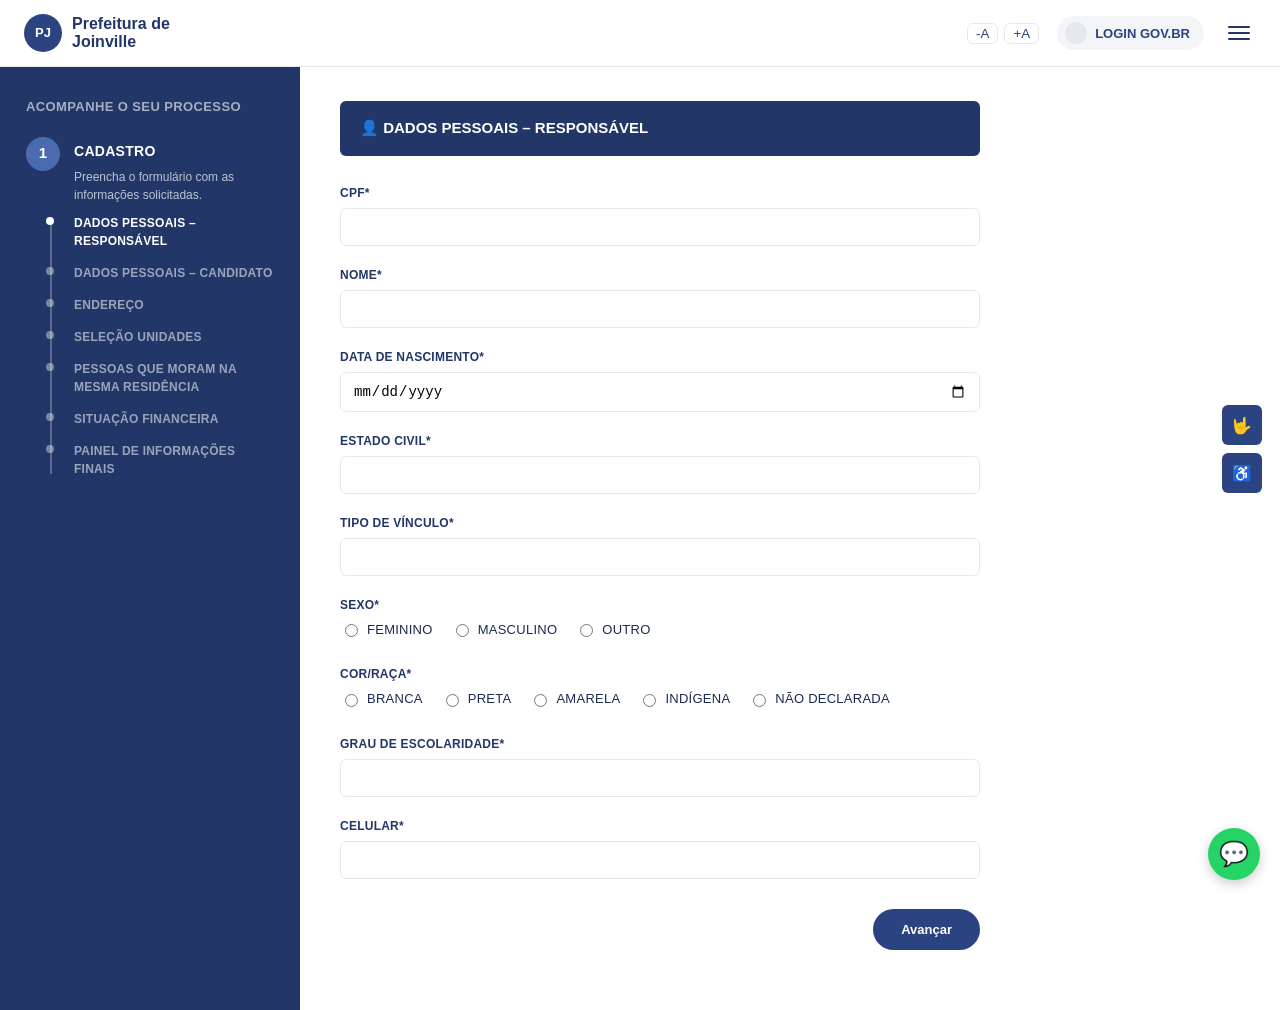
<file: cadastro.html>
<!doctype html>
<html lang="pt-BR">
<head>
<meta charset="UTF-8" />
<meta name="viewport" content="width=device-width, initial-scale=1.0" />
<title>Cadastro — Matrícula Educação Infantil</title>
<link rel="stylesheet" href="style.css" />
</head>
<body class="has-login">

<header class="site-header">
  <div class="brand">
    <div class="brand-mark">PJ</div>
    <div class="brand-text">
      <span class="city">Prefeitura de</span>
      <span class="city">Joinville</span>
    </div>
  </div>
  <div class="header-actions">
    <div class="text-resize">
      <button type="button" aria-label="Diminuir tamanho do texto">-A</button>
      <button type="button" aria-label="Aumentar tamanho do texto">+A</button>
    </div>
    <button class="gov-login" type="button">
      <span class="avatar"></span> LOGIN GOV.BR
    </button>
    <button class="menu-btn" aria-label="Abrir menu">
      <span></span><span></span><span></span>
    </button>
  </div>
</header>

<div class="floating-icons">
  <button type="button" aria-label="Tradução em Libras">🤟</button>
  <button type="button" aria-label="Recursos de acessibilidade">♿</button>
</div>

<button class="whatsapp-fab" aria-label="Fale conosco no WhatsApp">💬</button>

<div class="cadastro-layout">
  <aside class="stepper-sidebar">
    <h2>ACOMPANHE O SEU PROCESSO</h2>

    <div class="stage-block">
      <div class="stage-number">1</div>
      <div class="stage-info">
        <h3>CADASTRO</h3>
        <p>Preencha o formulário com as informações solicitadas.</p>
      </div>
    </div>
    <ul class="sub-steps" id="sub-steps">
      <li class="active" data-panel="responsavel">DADOS PESSOAIS – RESPONSÁVEL</li>
      <li data-panel="candidato">DADOS PESSOAIS – CANDIDATO</li>
      <li data-panel="endereco">ENDEREÇO</li>
      <li data-panel="unidades">SELEÇÃO UNIDADES</li>
      <li data-panel="residencia">PESSOAS QUE MORAM NA MESMA RESIDÊNCIA</li>
      <li data-panel="financeira">SITUAÇÃO FINANCEIRA</li>
      <li data-panel="resumo">PAINEL DE INFORMAÇÕES FINAIS</li>
    </ul>
  </aside>

  <main class="form-panel">

    <!-- Painel: Dados pessoais responsável -->
    <section class="form-step" id="panel-responsavel">
      <div class="panel-heading">👤 DADOS PESSOAIS – RESPONSÁVEL</div>
      <form>
        <div class="field-group">
          <label for="cpf">CPF*</label>
          <input type="text" id="cpf" required />
        </div>
        <div class="field-group">
          <label for="nome">NOME*</label>
          <input type="text" id="nome" required />
        </div>
        <div class="field-group">
          <label for="nascimento">DATA DE NASCIMENTO*</label>
          <input type="date" id="nascimento" required />
        </div>
        <div class="field-group">
          <label for="estado-civil">ESTADO CIVIL*</label>
          <input type="text" id="estado-civil" required />
        </div>
        <div class="field-group">
          <label for="vinculo">TIPO DE VÍNCULO*</label>
          <input type="text" id="vinculo" required />
        </div>
        <div class="field-group">
          <label>SEXO*</label>
          <div class="checkbox-row">
            <label><input type="radio" name="sexo" /> FEMININO</label>
            <label><input type="radio" name="sexo" /> MASCULINO</label>
            <label><input type="radio" name="sexo" /> OUTRO</label>
          </div>
        </div>
        <div class="field-group">
          <label>COR/RAÇA*</label>
          <div class="checkbox-row">
            <label><input type="radio" name="cor" /> BRANCA</label>
            <label><input type="radio" name="cor" /> PRETA</label>
            <label><input type="radio" name="cor" /> AMARELA</label>
            <label><input type="radio" name="cor" /> INDÍGENA</label>
            <label><input type="radio" name="cor" /> NÃO DECLARADA</label>
          </div>
        </div>
        <div class="field-group">
          <label for="escolaridade">GRAU DE ESCOLARIDADE*</label>
          <input type="text" id="escolaridade" required />
        </div>
        <div class="field-group">
          <label for="celular">CELULAR*</label>
          <input type="tel" id="celular" required />
        </div>
        <div class="form-nav">
          <span></span>
          <button type="button" class="btn-primary next-step">Avançar</button>
        </div>
      </form>
    </section>

    <!-- Painel: Dados pessoais candidato -->
    <section class="form-step" id="panel-candidato" hidden>
      <div class="panel-heading">👤 DADOS PESSOAIS – CANDIDATO</div>
      <form>
        <div class="field-group">
          <label for="nome-crianca">NOME DA CRIANÇA*</label>
          <input type="text" id="nome-crianca" required />
        </div>
        <div class="field-group">
          <label for="nascimento-crianca">DATA DE NASCIMENTO*</label>
          <input type="date" id="nascimento-crianca" required />
        </div>
        <div class="field-group">
          <label for="certidao">CERTIDÃO DE NASCIMENTO*</label>
          <input type="text" id="certidao" required />
        </div>
        <div class="field-group">
          <label>SEXO*</label>
          <div class="checkbox-row">
            <label><input type="radio" name="sexo-crianca" /> FEMININO</label>
            <label><input type="radio" name="sexo-crianca" /> MASCULINO</label>
          </div>
        </div>
        <div class="form-nav">
          <button type="button" class="btn-outline prev-step">Voltar</button>
          <button type="button" class="btn-primary next-step">Avançar</button>
        </div>
      </form>
    </section>

    <!-- Painel: Endereço -->
    <section class="form-step" id="panel-endereco" hidden>
      <div class="panel-heading">📍 ENDEREÇO</div>
      <form>
        <div class="field-group">
          <label for="cep">CEP*</label>
          <input type="text" id="cep" required />
        </div>
        <div class="field-group">
          <label for="rua">RUA*</label>
          <input type="text" id="rua" required />
        </div>
        <div class="field-group">
          <label for="bairro">BAIRRO*</label>
          <input type="text" id="bairro" required />
        </div>
        <div class="field-group">
          <label for="numero">NÚMERO*</label>
          <input type="text" id="numero" required />
        </div>
        <div class="form-nav">
          <button type="button" class="btn-outline prev-step">Voltar</button>
          <button type="button" class="btn-primary next-step">Avançar</button>
        </div>
      </form>
    </section>

    <!-- Painel: Seleção unidades -->
    <section class="form-step" id="panel-unidades" hidden>
      <div class="panel-heading">📖 SELEÇÃO UNIDADES</div>
      <form>
        <div class="field-group">
          <label for="unidade1">1ª OPÇÃO DE CEI*</label>
          <select id="unidade1">
            <option>CEI Abelha Feliz</option>
            <option>CEI Pônei Brilhante</option>
            <option>CEI Arco-Íris Cintilante</option>
          </select>
        </div>
        <div class="field-group">
          <label for="unidade2">2ª OPÇÃO DE CEI</label>
          <select id="unidade2">
            <option>CEI Abelha Feliz</option>
            <option>CEI Pônei Brilhante</option>
            <option>CEI Arco-Íris Cintilante</option>
          </select>
        </div>
        <div class="field-group">
          <label for="turno">TURNO DESEJADO*</label>
          <select id="turno">
            <option>Matutino</option>
            <option>Vespertino</option>
            <option>Integral</option>
          </select>
        </div>
        <div class="form-nav">
          <button type="button" class="btn-outline prev-step">Voltar</button>
          <button type="button" class="btn-primary next-step">Avançar</button>
        </div>
      </form>
    </section>

    <!-- Painel: Pessoas na residência -->
    <section class="form-step" id="panel-residencia" hidden>
      <div class="panel-heading">👪 PESSOAS QUE MORAM NA MESMA RESIDÊNCIA</div>
      <form>
        <div class="field-group">
          <label for="qtd-pessoas">QUANTAS PESSOAS MORAM NA RESIDÊNCIA?*</label>
          <input type="text" id="qtd-pessoas" required />
        </div>
        <div class="field-group">
          <label for="renda-familiar">RENDA FAMILIAR TOTAL*</label>
          <input type="text" id="renda-familiar" required />
        </div>
        <div class="form-nav">
          <button type="button" class="btn-outline prev-step">Voltar</button>
          <button type="button" class="btn-primary next-step">Avançar</button>
        </div>
      </form>
    </section>

    <!-- Painel: Situação financeira -->
    <section class="form-step" id="panel-financeira" hidden>
      <div class="panel-heading">💲 SITUAÇÃO FINANCEIRA</div>
      <form>
        <div class="field-group">
          <label>A FAMÍLIA RECEBE ALGUM BENEFÍCIO SOCIAL?*</label>
          <div class="checkbox-row">
            <label><input type="radio" name="beneficio" /> SIM</label>
            <label><input type="radio" name="beneficio" /> NÃO</label>
          </div>
        </div>
        <div class="field-group">
          <label for="qual-beneficio">QUAL BENEFÍCIO?</label>
          <input type="text" id="qual-beneficio" />
        </div>
        <div class="form-nav">
          <button type="button" class="btn-outline prev-step">Voltar</button>
          <button type="button" class="btn-primary next-step">Avançar</button>
        </div>
      </form>
    </section>

    <!-- Painel: Resumo / overview (imagem 4) -->
    <section class="form-step" id="panel-resumo" hidden>
      <div class="overview-list">
        <div class="overview-item done" data-panel="responsavel">👤 DADOS PESSOAIS – RESPONSÁVEL</div>
        <div class="overview-item done" data-panel="candidato">👤 DADOS PESSOAIS – CANDIDATO</div>
        <div class="overview-item done" data-panel="endereco">📍 ENDEREÇO</div>
        <div class="overview-item done" data-panel="unidades">📖 SELEÇÃO UNIDADES</div>
        <div class="overview-item done" data-panel="residencia">👪+ PESSOAS QUE MORAM NA MESMA RESIDÊNCIA</div>
        <div class="overview-item done" data-panel="financeira">💲 SITUAÇÃO FINANCEIRA</div>
        <div class="overview-item" data-panel="resumo">☰ PAINEL DE INFORMAÇÕES FINAIS</div>
      </div>
      <div class="overview-cta">
        <button type="button" class="btn-primary" id="finish-btn">Concluir processo e baixar protocolo</button>
      </div>
    </section>

  </main>
</div>

<script src="script.js"></script>
</body>
</html>
</file>
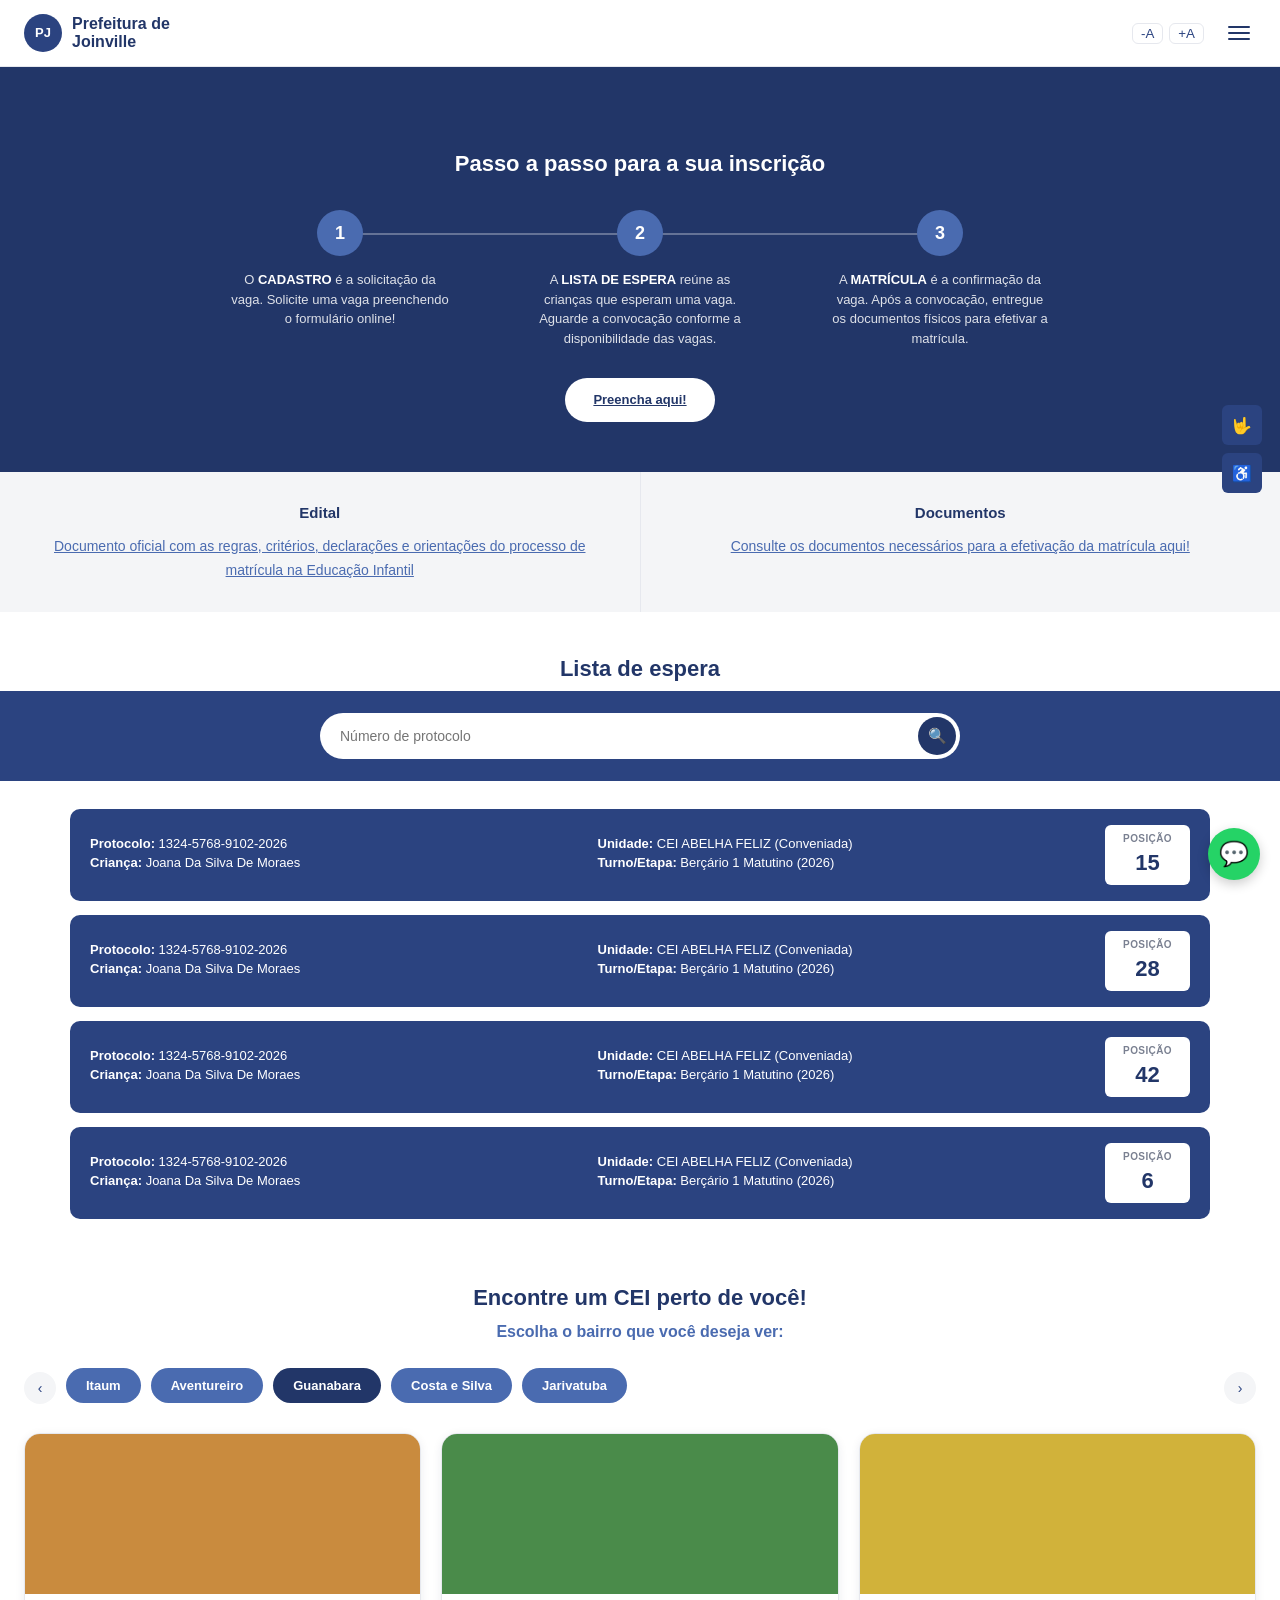
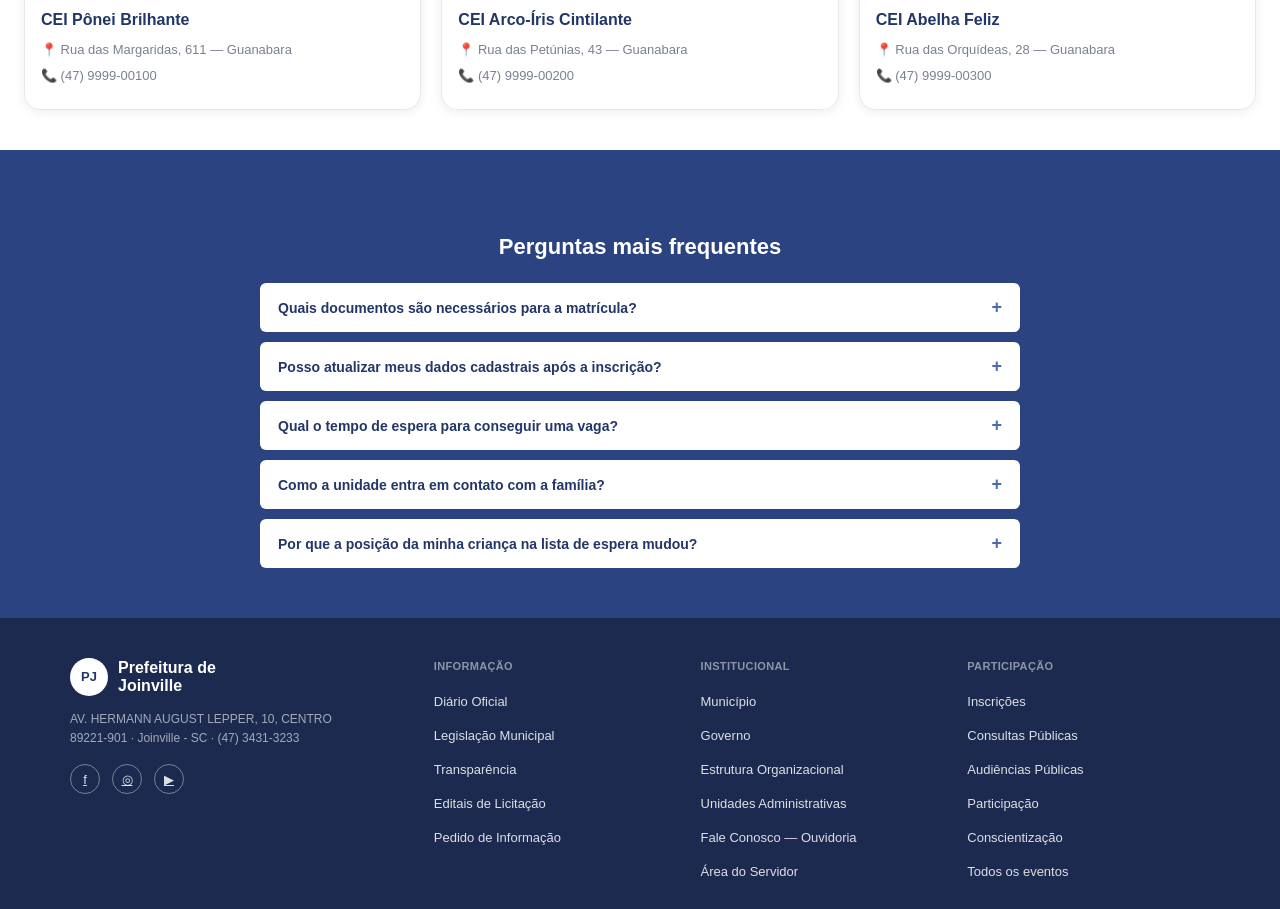
<file: index (1).html>
<!doctype html>
<html lang="pt-BR">
<head>
<meta charset="UTF-8" />
<meta name="viewport" content="width=device-width, initial-scale=1.0" />
<title>Matrícula Educação Infantil — Prefeitura de Joinville</title>
<link rel="stylesheet" href="style.css" />
</head>
<body>

<header class="site-header">
  <div class="brand">
    <div class="brand-mark">PJ</div>
    <div class="brand-text">
      <span class="city">Prefeitura de</span>
      <span class="city">Joinville</span>
    </div>
  </div>
  <div class="header-actions">
    <div class="text-resize">
      <button type="button" aria-label="Diminuir tamanho do texto">-A</button>
      <button type="button" aria-label="Aumentar tamanho do texto">+A</button>
    </div>
    <button class="menu-btn" aria-label="Abrir menu">
      <span></span><span></span><span></span>
    </button>
  </div>
</header>

<div class="floating-icons">
  <button type="button" aria-label="Tradução em Libras">🤟</button>
  <button type="button" aria-label="Recursos de acessibilidade">♿</button>
</div>

<button class="whatsapp-fab" aria-label="Fale conosco no WhatsApp">💬</button>

<section class="steps-section">
  <h2 class="section-title">Passo a passo para a sua inscrição</h2>
  <div class="steps-row">
    <div class="step">
      <div class="step-number">1</div>
      <p>O <strong>CADASTRO</strong> é a solicitação da vaga. Solicite uma vaga preenchendo o formulário online!</p>
    </div>
    <div class="step">
      <div class="step-number">2</div>
      <p>A <strong>LISTA DE ESPERA</strong> reúne as crianças que esperam uma vaga. Aguarde a convocação conforme a disponibilidade das vagas.</p>
    </div>
    <div class="step">
      <div class="step-number">3</div>
      <p>A <strong>MATRÍCULA</strong> é a confirmação da vaga. Após a convocação, entregue os documentos físicos para efetivar a matrícula.</p>
    </div>
  </div>
  <div class="steps-cta">
    <a class="btn-fill" href="cadastro.html">Preencha aqui!</a>
  </div>
</section>

<div class="info-cards">
  <div class="info-card">
    <h3>Edital</h3>
    <a href="#">Documento oficial com as regras, critérios, declarações e orientações do processo de matrícula na Educação Infantil</a>
  </div>
  <div class="info-card">
    <h3>Documentos</h3>
    <a href="#">Consulte os documentos necessários para a efetivação da matrícula aqui!</a>
  </div>
</div>

<h2 class="section-title" style="margin-top:40px;">Lista de espera</h2>
<section class="protocol-bar" style="margin-bottom:0;">
  <form class="protocol-search" id="protocol-form">
    <input type="text" placeholder="Número de protocolo" aria-label="Número de protocolo" />
    <button type="submit" aria-label="Consultar protocolo">🔍</button>
  </form>
</section>

<section class="protocol-results" id="protocol-results">
  <div class="container" style="padding:0;">
    <article class="protocol-card">
      <p><strong>Protocolo:</strong> 1324-5768-9102-2026<br><strong>Criança:</strong> Joana Da Silva De Moraes</p>
      <p><strong>Unidade:</strong> CEI ABELHA FELIZ (Conveniada)<br><strong>Turno/Etapa:</strong> Berçário 1 Matutino (2026)</p>
      <div class="position"><span class="label">POSIÇÃO</span><span class="value">15</span></div>
    </article>
    <article class="protocol-card">
      <p><strong>Protocolo:</strong> 1324-5768-9102-2026<br><strong>Criança:</strong> Joana Da Silva De Moraes</p>
      <p><strong>Unidade:</strong> CEI ABELHA FELIZ (Conveniada)<br><strong>Turno/Etapa:</strong> Berçário 1 Matutino (2026)</p>
      <div class="position"><span class="label">POSIÇÃO</span><span class="value">28</span></div>
    </article>
    <article class="protocol-card">
      <p><strong>Protocolo:</strong> 1324-5768-9102-2026<br><strong>Criança:</strong> Joana Da Silva De Moraes</p>
      <p><strong>Unidade:</strong> CEI ABELHA FELIZ (Conveniada)<br><strong>Turno/Etapa:</strong> Berçário 1 Matutino (2026)</p>
      <div class="position"><span class="label">POSIÇÃO</span><span class="value">42</span></div>
    </article>
    <article class="protocol-card">
      <p><strong>Protocolo:</strong> 1324-5768-9102-2026<br><strong>Criança:</strong> Joana Da Silva De Moraes</p>
      <p><strong>Unidade:</strong> CEI ABELHA FELIZ (Conveniada)<br><strong>Turno/Etapa:</strong> Berçário 1 Matutino (2026)</p>
      <div class="position"><span class="label">POSIÇÃO</span><span class="value">6</span></div>
    </article>
  </div>
</section>

<h2 class="section-title">Encontre um CEI perto de você!</h2>
<p class="section-subtitle">Escolha o bairro que você deseja ver:</p>

<div class="bairro-scroller">
  <button class="scroll-btn" id="bairro-prev" aria-label="Bairro anterior">‹</button>
  <div class="bairro-track" id="bairro-track">
    <button class="bairro-pill" data-bairro="itaum">Itaum</button>
    <button class="bairro-pill" data-bairro="aventureiro">Aventureiro</button>
    <button class="bairro-pill active" data-bairro="guanabara">Guanabara</button>
    <button class="bairro-pill" data-bairro="costa-e-silva">Costa e Silva</button>
    <button class="bairro-pill" data-bairro="jarivatuba">Jarivatuba</button>
  </div>
  <button class="scroll-btn" id="bairro-next" aria-label="Próximo bairro">›</button>
</div>

<div class="cei-cards">
  <article class="cei-card">
    <div class="photo" style="background-color:#c98b3e;"></div>
    <div class="info">
      <h3>CEI Pônei Brilhante</h3>
      <p class="addr">📍 Rua das Margaridas, 611 — Guanabara</p>
      <p class="phone">📞 (47) 9999-00100</p>
    </div>
  </article>
  <article class="cei-card">
    <div class="photo" style="background-color:#4a8b4a;"></div>
    <div class="info">
      <h3>CEI Arco-Íris Cintilante</h3>
      <p class="addr">📍 Rua das Petúnias, 43 — Guanabara</p>
      <p class="phone">📞 (47) 9999-00200</p>
    </div>
  </article>
  <article class="cei-card">
    <div class="photo" style="background-color:#d1b23a;"></div>
    <div class="info">
      <h3>CEI Abelha Feliz</h3>
      <p class="addr">📍 Rua das Orquídeas, 28 — Guanabara</p>
      <p class="phone">📞 (47) 9999-00300</p>
    </div>
  </article>
</div>

<section class="faq-section">
  <h2 class="section-title">Perguntas mais frequentes</h2>
  <div class="faq-list">
    <div class="faq-item">
      <button class="faq-question">Quais documentos são necessários para a matrícula?<span class="icon">+</span></button>
      <div class="faq-answer"><p>Certidão de nascimento da criança, comprovante de residência, CPF e RG do responsável, e carteira de vacinação atualizada.</p></div>
    </div>
    <div class="faq-item">
      <button class="faq-question">Posso atualizar meus dados cadastrais após a inscrição?<span class="icon">+</span></button>
      <div class="faq-answer"><p>Sim. Acesse o protocolo pela consulta acima e utilize a opção de atualização de dados enquanto o processo estiver em andamento.</p></div>
    </div>
    <div class="faq-item">
      <button class="faq-question">Qual o tempo de espera para conseguir uma vaga?<span class="icon">+</span></button>
      <div class="faq-answer"><p>O tempo varia conforme a unidade, o turno escolhido e a disponibilidade de vagas em cada CEI da região.</p></div>
    </div>
    <div class="faq-item">
      <button class="faq-question">Como a unidade entra em contato com a família?<span class="icon">+</span></button>
      <div class="faq-answer"><p>O contato é feito por telefone ou WhatsApp, com base nas informações cadastradas no formulário de inscrição.</p></div>
    </div>
    <div class="faq-item">
      <button class="faq-question">Por que a posição da minha criança na lista de espera mudou?<span class="icon">+</span></button>
      <div class="faq-answer"><p>A posição pode mudar conforme novas matrículas, desistências ou atualizações de prioridade dentro dos critérios do edital.</p></div>
    </div>
  </div>
</section>

<footer class="site-footer">
  <div class="footer-top">
    <div class="footer-brand">
      <div class="brand">
        <div class="brand-mark">PJ</div>
        <div class="brand-text">
          <span class="city">Prefeitura de</span>
          <span class="city">Joinville</span>
        </div>
      </div>
      <address>
        AV. HERMANN AUGUST LEPPER, 10, CENTRO<br>
        89221-901 · Joinville - SC · (47) 3431-3233
      </address>
      <div class="footer-socials">
        <a href="#" aria-label="Facebook">f</a>
        <a href="#" aria-label="Instagram">◎</a>
        <a href="#" aria-label="YouTube">▶</a>
      </div>
    </div>
    <div class="footer-col">
      <h4>INFORMAÇÃO</h4>
      <ul>
        <li><a href="#">Diário Oficial</a></li>
        <li><a href="#">Legislação Municipal</a></li>
        <li><a href="#">Transparência</a></li>
        <li><a href="#">Editais de Licitação</a></li>
        <li><a href="#">Pedido de Informação</a></li>
      </ul>
    </div>
    <div class="footer-col">
      <h4>INSTITUCIONAL</h4>
      <ul>
        <li><a href="#">Município</a></li>
        <li><a href="#">Governo</a></li>
        <li><a href="#">Estrutura Organizacional</a></li>
        <li><a href="#">Unidades Administrativas</a></li>
        <li><a href="#">Fale Conosco — Ouvidoria</a></li>
        <li><a href="#">Área do Servidor</a></li>
      </ul>
    </div>
    <div class="footer-col">
      <h4>PARTICIPAÇÃO</h4>
      <ul>
        <li><a href="#">Inscrições</a></li>
        <li><a href="#">Consultas Públicas</a></li>
        <li><a href="#">Audiências Públicas</a></li>
        <li><a href="#">Participação</a></li>
        <li><a href="#">Conscientização</a></li>
        <li><a href="#">Todos os eventos</a></li>
      </ul>
    </div>
  </div>
</footer>

<script src="script.js"></script>
</body>
</html>
</file>
<file: style.css>
:root {
  --navy-900: #1b2a4e;
  --navy-800: #223668;
  --navy-700: #2b4380;
  --navy-600: #3a5596;
  --blue-500: #4a6bb0;
  --blue-100: #eef1f8;
  --grey-100: #f4f5f7;
  --grey-200: #e6e8ee;
  --grey-500: #7a8091;
  --white: #ffffff;
  --focus: #ffb703;
  --radius-sm: 6px;
  --radius-md: 10px;
  --radius-lg: 16px;
  --shadow-card: 0 2px 10px rgba(27, 42, 78, 0.08);
  --font-base: "Inter", "Segoe UI", Arial, sans-serif;
}

* { box-sizing: border-box; }

html { scroll-behavior: smooth; }

body {
  margin: 0;
  font-family: var(--font-base);
  color: var(--navy-900);
  background: var(--white);
  line-height: 1.5;
}

a { color: inherit; }

img { max-width: 100%; display: block; }

button {
  font-family: inherit;
  cursor: pointer;
}

:focus-visible {
  outline: 3px solid var(--focus);
  outline-offset: 2px;
}

.container {
  max-width: 1140px;
  margin: 0 auto;
  padding: 0 24px;
}

/* ---------- Header ---------- */
.site-header {
  display: flex;
  align-items: center;
  justify-content: space-between;
  padding: 14px 24px;
  border-bottom: 1px solid var(--grey-200);
}

.brand {
  display: flex;
  align-items: center;
  gap: 10px;
}

.brand-mark {
  width: 38px;
  height: 38px;
  border-radius: 50%;
  background: var(--navy-700);
  color: var(--white);
  display: flex;
  align-items: center;
  justify-content: center;
  font-weight: 700;
  font-size: 13px;
  flex-shrink: 0;
}

.brand-text {
  line-height: 1.1;
}

.brand-text .city {
  display: block;
  font-weight: 700;
  font-size: 16px;
  color: var(--navy-800);
}

.brand-text .agency {
  display: block;
  font-size: 11px;
  color: var(--grey-500);
}

.header-actions {
  display: flex;
  align-items: center;
  gap: 18px;
}

.text-resize {
  display: flex;
  gap: 6px;
  font-size: 13px;
  font-weight: 700;
  color: var(--navy-700);
}

.text-resize button {
  background: none;
  border: 1px solid var(--grey-200);
  border-radius: var(--radius-sm);
  padding: 2px 8px;
  color: inherit;
}

.gov-login {
  display: none;
  align-items: center;
  gap: 8px;
  font-size: 13px;
  font-weight: 600;
  color: var(--navy-700);
  background: var(--grey-100);
  border: none;
  border-radius: 20px;
  padding: 6px 14px 6px 8px;
}

.gov-login .avatar {
  width: 22px;
  height: 22px;
  border-radius: 50%;
  background: var(--grey-200);
}

body.has-login .gov-login { display: inline-flex; }

.menu-btn {
  background: none;
  border: none;
  display: flex;
  flex-direction: column;
  gap: 4px;
  padding: 6px;
}

.menu-btn span {
  width: 22px;
  height: 2px;
  background: var(--navy-800);
  border-radius: 2px;
}

/* floating a11y icons */
.floating-icons {
  position: fixed;
  right: 18px;
  top: 45%;
  display: flex;
  flex-direction: column;
  gap: 8px;
  z-index: 30;
}

.floating-icons button {
  width: 40px;
  height: 40px;
  border-radius: var(--radius-sm);
  border: none;
  background: var(--navy-700);
  color: var(--white);
  font-size: 16px;
}

.whatsapp-fab {
  position: fixed;
  right: 20px;
  bottom: 20px;
  width: 52px;
  height: 52px;
  border-radius: 50%;
  background: #25d366;
  border: none;
  color: var(--white);
  font-size: 24px;
  display: flex;
  align-items: center;
  justify-content: center;
  box-shadow: 0 4px 12px rgba(0,0,0,0.2);
  z-index: 30;
}

/* ---------- Search / protocol bar ---------- */
.protocol-bar {
  background: var(--navy-700);
  padding: 22px 24px;
}

.protocol-search {
  max-width: 640px;
  margin: 0 auto;
  display: flex;
  align-items: center;
  background: var(--white);
  border-radius: 30px;
  padding: 4px 4px 4px 20px;
}

.protocol-search input {
  flex: 1;
  border: none;
  outline: none;
  font-size: 14px;
  padding: 10px 0;
}

.protocol-search button {
  background: var(--navy-800);
  border: none;
  color: var(--white);
  width: 38px;
  height: 38px;
  border-radius: 50%;
  display: flex;
  align-items: center;
  justify-content: center;
  font-size: 15px;
}

/* ---------- Protocol result cards ---------- */
.protocol-results {
  padding: 28px 24px 8px;
}

.protocol-card {
  display: grid;
  grid-template-columns: 1fr 1fr auto;
  gap: 16px;
  align-items: center;
  background: var(--navy-700);
  color: var(--white);
  border-radius: var(--radius-md);
  padding: 16px 20px;
  margin-bottom: 14px;
}

.protocol-card p {
  margin: 0 0 4px;
  font-size: 13px;
}

.protocol-card p:last-child { margin-bottom: 0; }

.protocol-card strong { font-weight: 700; }

.protocol-card .position {
  background: var(--white);
  color: var(--navy-800);
  border-radius: var(--radius-sm);
  text-align: center;
  padding: 6px 18px;
}

.protocol-card .position .label {
  display: block;
  font-size: 10px;
  font-weight: 700;
  letter-spacing: 0.04em;
  color: var(--grey-500);
}

.protocol-card .position .value {
  font-size: 22px;
  font-weight: 800;
  color: var(--navy-800);
}

/* ---------- Section heading ---------- */
.section-title {
  text-align: center;
  font-size: 22px;
  font-weight: 800;
  color: var(--navy-800);
  margin: 40px 0 6px;
}

.section-subtitle {
  text-align: center;
  color: var(--blue-500);
  font-weight: 600;
  margin: 0 0 24px;
}

/* ---------- Bairro tabs / carousel ---------- */
.bairro-scroller {
  display: flex;
  align-items: center;
  gap: 10px;
  padding: 0 24px 26px;
}

.bairro-track {
  display: flex;
  gap: 10px;
  overflow-x: auto;
  scroll-behavior: smooth;
  flex: 1;
  padding-bottom: 4px;
}

.bairro-track::-webkit-scrollbar { display: none; }

.bairro-pill {
  flex-shrink: 0;
  background: var(--blue-500);
  color: var(--white);
  border: none;
  border-radius: 20px;
  padding: 10px 20px;
  font-size: 13px;
  font-weight: 600;
  white-space: nowrap;
}

.bairro-pill.active {
  background: var(--navy-800);
}

.scroll-btn {
  flex-shrink: 0;
  background: var(--grey-100);
  border: none;
  border-radius: 50%;
  width: 32px;
  height: 32px;
  color: var(--navy-700);
  font-size: 14px;
}

.cei-cards {
  display: grid;
  grid-template-columns: repeat(3, 1fr);
  gap: 20px;
  padding: 0 24px 40px;
}

.cei-card {
  border: 1px solid var(--grey-200);
  border-radius: var(--radius-lg);
  overflow: hidden;
  box-shadow: var(--shadow-card);
}

.cei-card .photo {
  position: relative;
  height: 160px;
  background-size: cover;
  background-position: center;
}

.cei-card .photo-nav {
  position: absolute;
  top: 50%;
  transform: translateY(-50%);
  background: rgba(255,255,255,0.85);
  border: none;
  width: 26px;
  height: 26px;
  border-radius: 50%;
  font-size: 12px;
}

.cei-card .photo-nav.prev { left: 8px; }
.cei-card .photo-nav.next { right: 8px; }

.cei-card .info {
  padding: 14px 16px 18px;
}

.cei-card h3 {
  font-size: 16px;
  margin: 0 0 8px;
  color: var(--navy-800);
}

.cei-card .addr, .cei-card .phone {
  display: flex;
  gap: 8px;
  font-size: 13px;
  color: var(--grey-500);
  margin: 0 0 6px;
}

/* ---------- Steps ---------- */
.steps-section {
  background: var(--navy-800);
  color: var(--white);
  padding: 40px 24px 50px;
  position: relative;
  overflow: hidden;
}

.steps-section .section-title {
  color: var(--white);
}

.steps-row {
  display: flex;
  justify-content: center;
  gap: 0;
  max-width: 900px;
  margin: 30px auto 30px;
  position: relative;
}

.step {
  flex: 1;
  text-align: center;
  padding: 0 20px;
  position: relative;
}

.step-number {
  width: 46px;
  height: 46px;
  border-radius: 50%;
  background: var(--blue-500);
  display: flex;
  align-items: center;
  justify-content: center;
  font-weight: 800;
  font-size: 18px;
  margin: 0 auto 14px;
  position: relative;
  z-index: 2;
}

.step::before {
  content: "";
  position: absolute;
  top: 23px;
  left: -50%;
  width: 100%;
  height: 2px;
  background: rgba(255,255,255,0.3);
  z-index: 1;
}

.step:first-child::before { display: none; }

.step p {
  font-size: 13px;
  color: rgba(255,255,255,0.85);
  max-width: 220px;
  margin: 0 auto;
}

.step p strong { color: var(--white); }

.steps-cta {
  display: flex;
  justify-content: center;
}

.btn-fill {
  background: var(--white);
  color: var(--navy-800);
  border: none;
  border-radius: 24px;
  padding: 12px 28px;
  font-weight: 700;
  font-size: 13px;
}

.city-skyline {
  position: absolute;
  bottom: 0;
  left: 0;
  right: 0;
  height: 60px;
  background: linear-gradient(0deg, rgba(255,255,255,0.06), transparent);
}

/* ---------- Info cards (edital/documentos) ---------- */
.info-cards {
  display: grid;
  grid-template-columns: 1fr 1fr;
  gap: 1px;
  background: var(--grey-200);
}

.info-card {
  background: var(--grey-100);
  padding: 30px;
  text-align: center;
}

.info-card h3 {
  color: var(--navy-800);
  font-size: 15px;
  margin: 0 0 10px;
}

.info-card a {
  text-decoration: underline;
  color: var(--blue-500);
  font-size: 14px;
}

/* ---------- FAQ ---------- */
.faq-section {
  background: var(--navy-700);
  padding: 40px 24px 50px;
}

.faq-section .section-title { color: var(--white); }

.faq-list {
  max-width: 760px;
  margin: 20px auto 0;
  display: flex;
  flex-direction: column;
  gap: 10px;
}

.faq-item {
  background: var(--white);
  border-radius: var(--radius-sm);
  overflow: hidden;
}

.faq-question {
  width: 100%;
  background: none;
  border: none;
  display: flex;
  justify-content: space-between;
  align-items: center;
  padding: 14px 18px;
  font-size: 14px;
  font-weight: 600;
  color: var(--navy-800);
  text-align: left;
}

.faq-question .icon {
  font-size: 18px;
  color: var(--blue-500);
  transition: transform 0.2s ease;
  flex-shrink: 0;
  margin-left: 12px;
}

.faq-item[data-open="true"] .icon { transform: rotate(45deg); }

.faq-answer {
  max-height: 0;
  overflow: hidden;
  transition: max-height 0.25s ease;
  font-size: 13px;
  color: var(--grey-500);
  padding: 0 18px;
}

.faq-item[data-open="true"] .faq-answer {
  max-height: 200px;
  padding: 0 18px 16px;
}

/* ---------- Footer ---------- */
.site-footer {
  background: var(--navy-900);
  color: rgba(255,255,255,0.85);
  padding: 40px 24px 26px;
}

.footer-top {
  display: grid;
  grid-template-columns: 1.4fr 1fr 1fr 1fr;
  gap: 24px;
  max-width: 1140px;
  margin: 0 auto;
}

.footer-brand .brand-mark { background: var(--white); color: var(--navy-800); }
.footer-brand .brand-text .city,
.footer-brand .brand-text .agency { color: var(--white); }

.footer-brand address {
  font-style: normal;
  font-size: 12px;
  color: rgba(255,255,255,0.6);
  margin: 14px 0 16px;
  line-height: 1.6;
}

.footer-socials {
  display: flex;
  gap: 12px;
}

.footer-socials a {
  width: 30px;
  height: 30px;
  border-radius: 50%;
  border: 1px solid rgba(255,255,255,0.4);
  display: flex;
  align-items: center;
  justify-content: center;
  font-size: 13px;
}

.footer-col h4 {
  font-size: 11px;
  letter-spacing: 0.03em;
  color: rgba(255,255,255,0.5);
  margin: 0 0 14px;
}

.footer-col ul {
  list-style: none;
  margin: 0;
  padding: 0;
  display: flex;
  flex-direction: column;
  gap: 10px;
}

.footer-col a {
  font-size: 13px;
  color: rgba(255,255,255,0.85);
  text-decoration: none;
}

.footer-col a:hover { text-decoration: underline; }

/* ---------- Cadastro page: layout ---------- */
.cadastro-layout {
  display: grid;
  grid-template-columns: 300px 1fr;
  min-height: calc(100vh - 66px);
}

.stepper-sidebar {
  background: var(--navy-800);
  color: var(--white);
  padding: 30px 26px;
}

.stepper-sidebar h2 {
  font-size: 13px;
  letter-spacing: 0.03em;
  color: rgba(255,255,255,0.6);
  margin: 0 0 20px;
}

.stage-block {
  display: flex;
  gap: 14px;
  margin-bottom: 10px;
}

.stage-number {
  width: 34px;
  height: 34px;
  border-radius: 50%;
  background: var(--blue-500);
  display: flex;
  align-items: center;
  justify-content: center;
  font-weight: 800;
  font-size: 15px;
  flex-shrink: 0;
}

.stage-info h3 {
  margin: 4px 0 6px;
  font-size: 14px;
  letter-spacing: 0.02em;
}

.stage-info p {
  font-size: 12px;
  color: rgba(255,255,255,0.7);
  margin: 0;
}

.sub-steps {
  list-style: none;
  margin: 10px 0 24px 48px;
  padding: 0;
  display: flex;
  flex-direction: column;
  gap: 14px;
  position: relative;
}

.sub-steps::before {
  content: "";
  position: absolute;
  left: -24px;
  top: 4px;
  bottom: 4px;
  width: 2px;
  background: rgba(255,255,255,0.25);
}

.sub-steps li {
  font-size: 12px;
  font-weight: 700;
  letter-spacing: 0.02em;
  color: rgba(255,255,255,0.55);
  position: relative;
  cursor: pointer;
}

.sub-steps li::before {
  content: "";
  position: absolute;
  left: -28px;
  top: 3px;
  width: 8px;
  height: 8px;
  border-radius: 50%;
  background: rgba(255,255,255,0.4);
}

.sub-steps li.active {
  color: var(--white);
}

.sub-steps li.active::before {
  background: var(--white);
}

.form-panel {
  padding: 34px 40px 60px;
  max-width: 720px;
}

.panel-heading {
  display: flex;
  align-items: center;
  gap: 12px;
  background: var(--navy-800);
  color: var(--white);
  padding: 16px 20px;
  border-radius: var(--radius-sm);
  font-weight: 700;
  font-size: 15px;
  margin-bottom: 28px;
}

.field-group {
  margin-bottom: 20px;
}

.field-group label {
  display: block;
  font-size: 12px;
  font-weight: 700;
  color: var(--navy-800);
  letter-spacing: 0.02em;
  margin-bottom: 6px;
}

.field-group input[type="text"],
.field-group input[type="date"],
.field-group input[type="tel"],
.field-group select {
  width: 100%;
  border: 1px solid var(--grey-200);
  border-radius: var(--radius-sm);
  padding: 10px 12px;
  font-size: 14px;
  background: var(--white);
}

.checkbox-row {
  display: flex;
  flex-wrap: wrap;
  gap: 18px;
}

.checkbox-row label {
  display: flex;
  align-items: center;
  gap: 6px;
  font-size: 13px;
  font-weight: 500;
  color: var(--navy-900);
}

.form-nav {
  display: flex;
  justify-content: space-between;
  margin-top: 30px;
}

.btn-outline, .btn-primary {
  border-radius: 22px;
  padding: 11px 26px;
  font-size: 13px;
  font-weight: 700;
  border: 2px solid var(--navy-700);
}

.btn-outline {
  background: var(--white);
  color: var(--navy-700);
}

.btn-primary {
  background: var(--navy-700);
  color: var(--white);
}

/* summary list page (dados pessoais overview) */
.overview-list {
  display: flex;
  flex-direction: column;
  gap: 12px;
}

.overview-item {
  display: flex;
  align-items: center;
  gap: 12px;
  background: var(--navy-800);
  color: var(--white);
  padding: 16px 20px;
  border-radius: var(--radius-sm);
  font-weight: 700;
  font-size: 14px;
}

.overview-item.done { background: var(--blue-500); }

.overview-cta {
  margin-top: 24px;
  display: flex;
  justify-content: center;
}

/* ---------- Responsive ---------- */
@media (max-width: 900px) {
  .protocol-card { grid-template-columns: 1fr; text-align: left; }
  .protocol-card .position { justify-self: start; }
  .cei-cards { grid-template-columns: 1fr; }
  .info-cards { grid-template-columns: 1fr; }
  .steps-row { flex-direction: column; gap: 30px; }
  .step::before { display: none; }
  .cadastro-layout { grid-template-columns: 1fr; }
  .stepper-sidebar { padding: 24px; }
  .form-panel { padding: 24px; max-width: 100%; }
  .footer-top { grid-template-columns: 1fr 1fr; }
}

@media (max-width: 560px) {
  .footer-top { grid-template-columns: 1fr; }
  .brand-text .city { font-size: 14px; }
}
</file>
